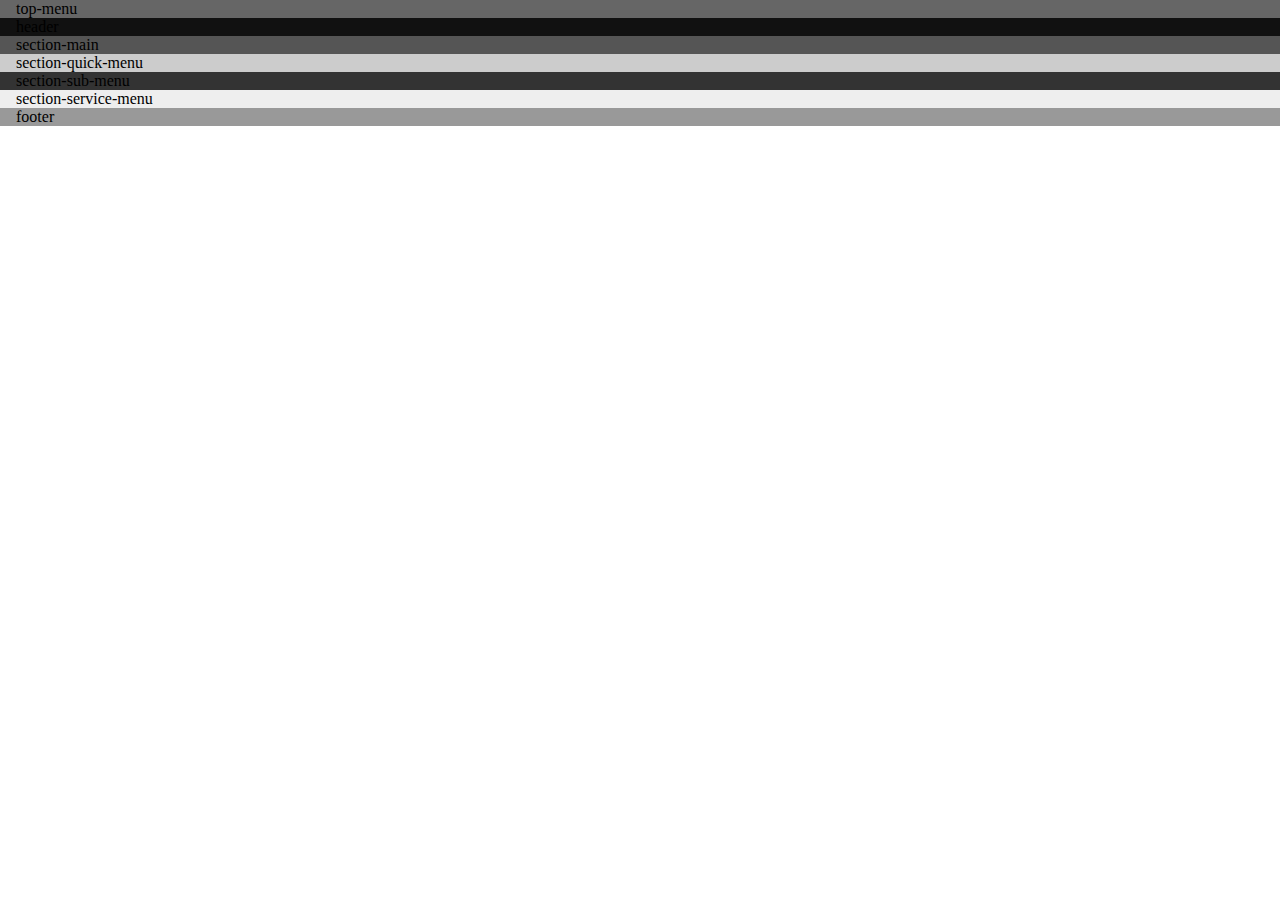
<file: hyunsoo/LX/index.html>
<!DOCTYPE html>
<html lang="en">
<head>
    <meta charset="UTF-8">
    <meta name="viewport" content="width=device-width, initial-scale=1.0">
    <link rel="stylesheet" href="./css/reset.css">
    <link rel="stylesheet" href="./css/main.css">
    <title>Document</title>
</head>
<body>
    <div class="top-menu">
        <div class="container">top-menu</div>
    </div>
    <header>
        <div class="container">header</div>
    </header>
    <div class="section-main">
         <div class="container">section-main</div>
    </div>
    <div class="section-quick-menu">
         <div class="container">section-quick-menu</div>
    </div>
    <div class="section-sub-menu">
         <div class="container">section-sub-menu</div>
    </div>
    <div class="section-service-menu">
         <div class="container">section-service-menu</div>
    </div>
    <footer>
        <div class="container">footer</div>
    </footer>
</body>
</html>
</file>
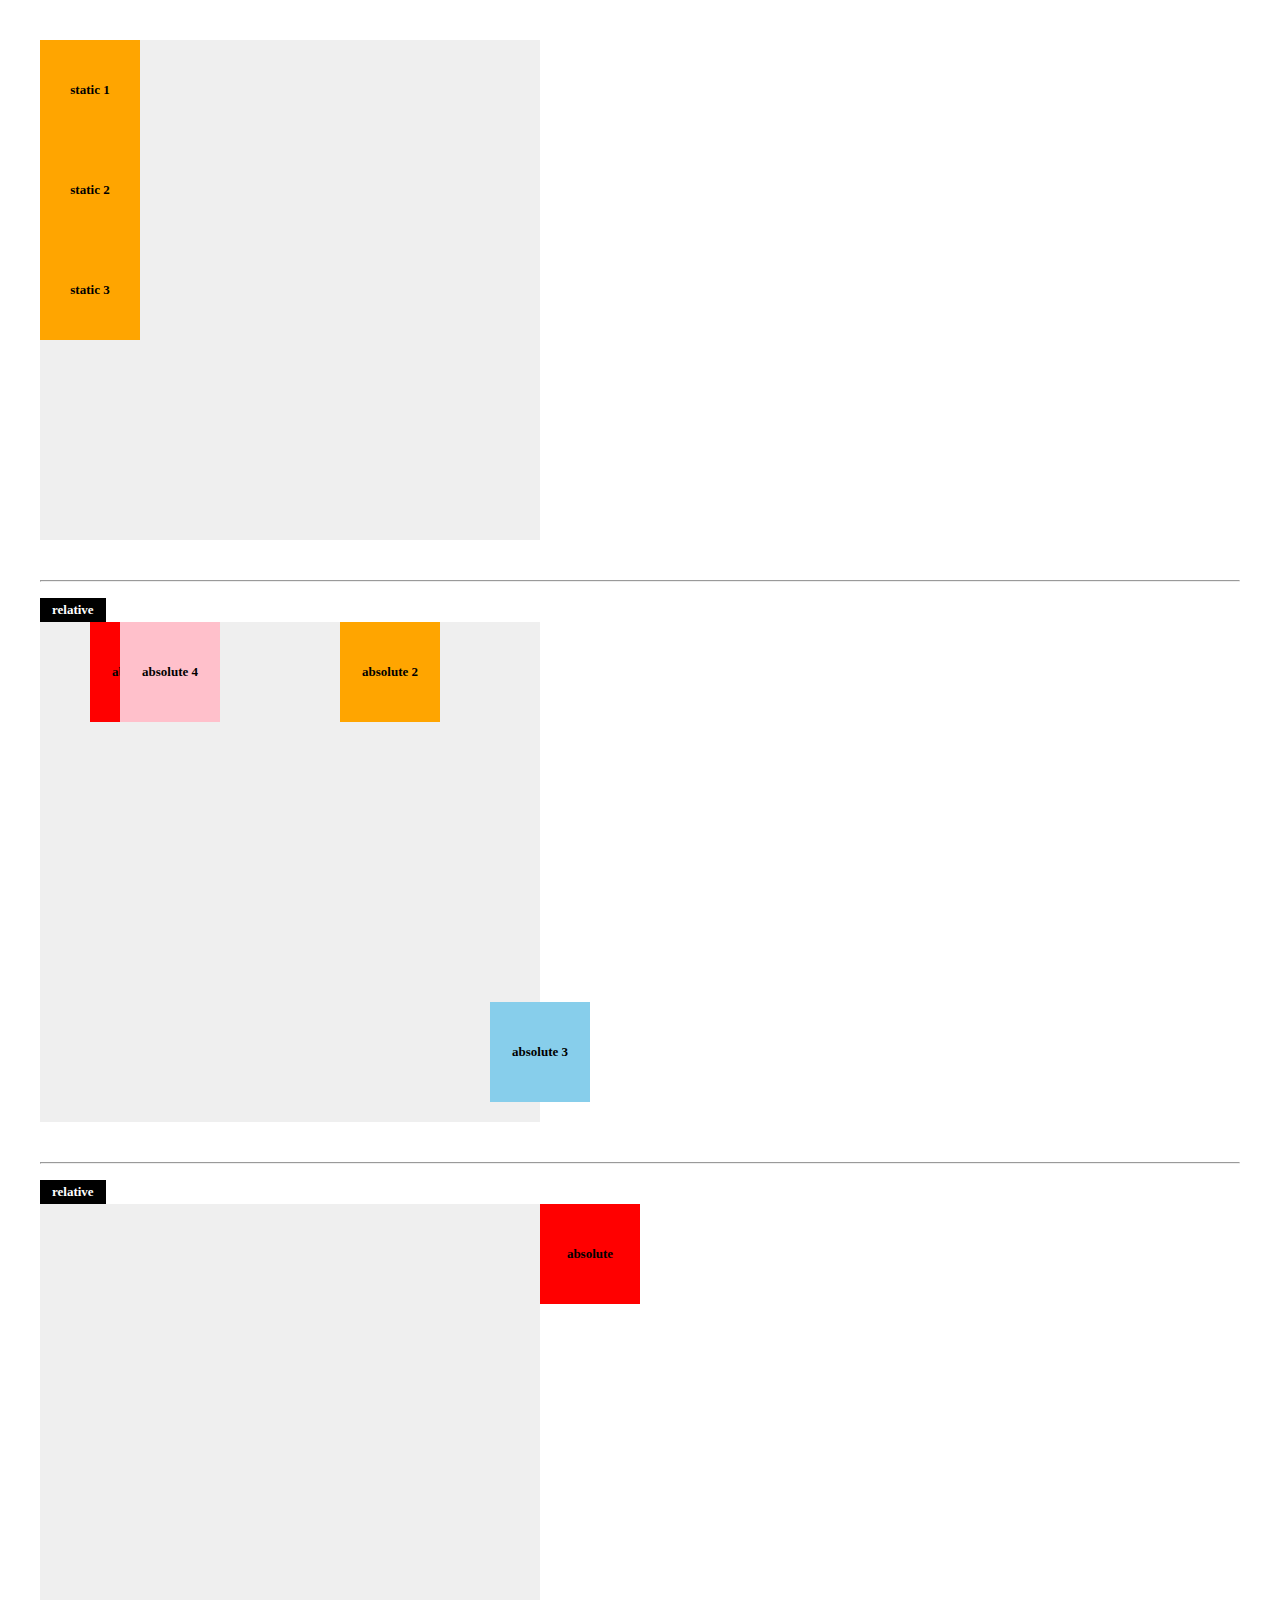
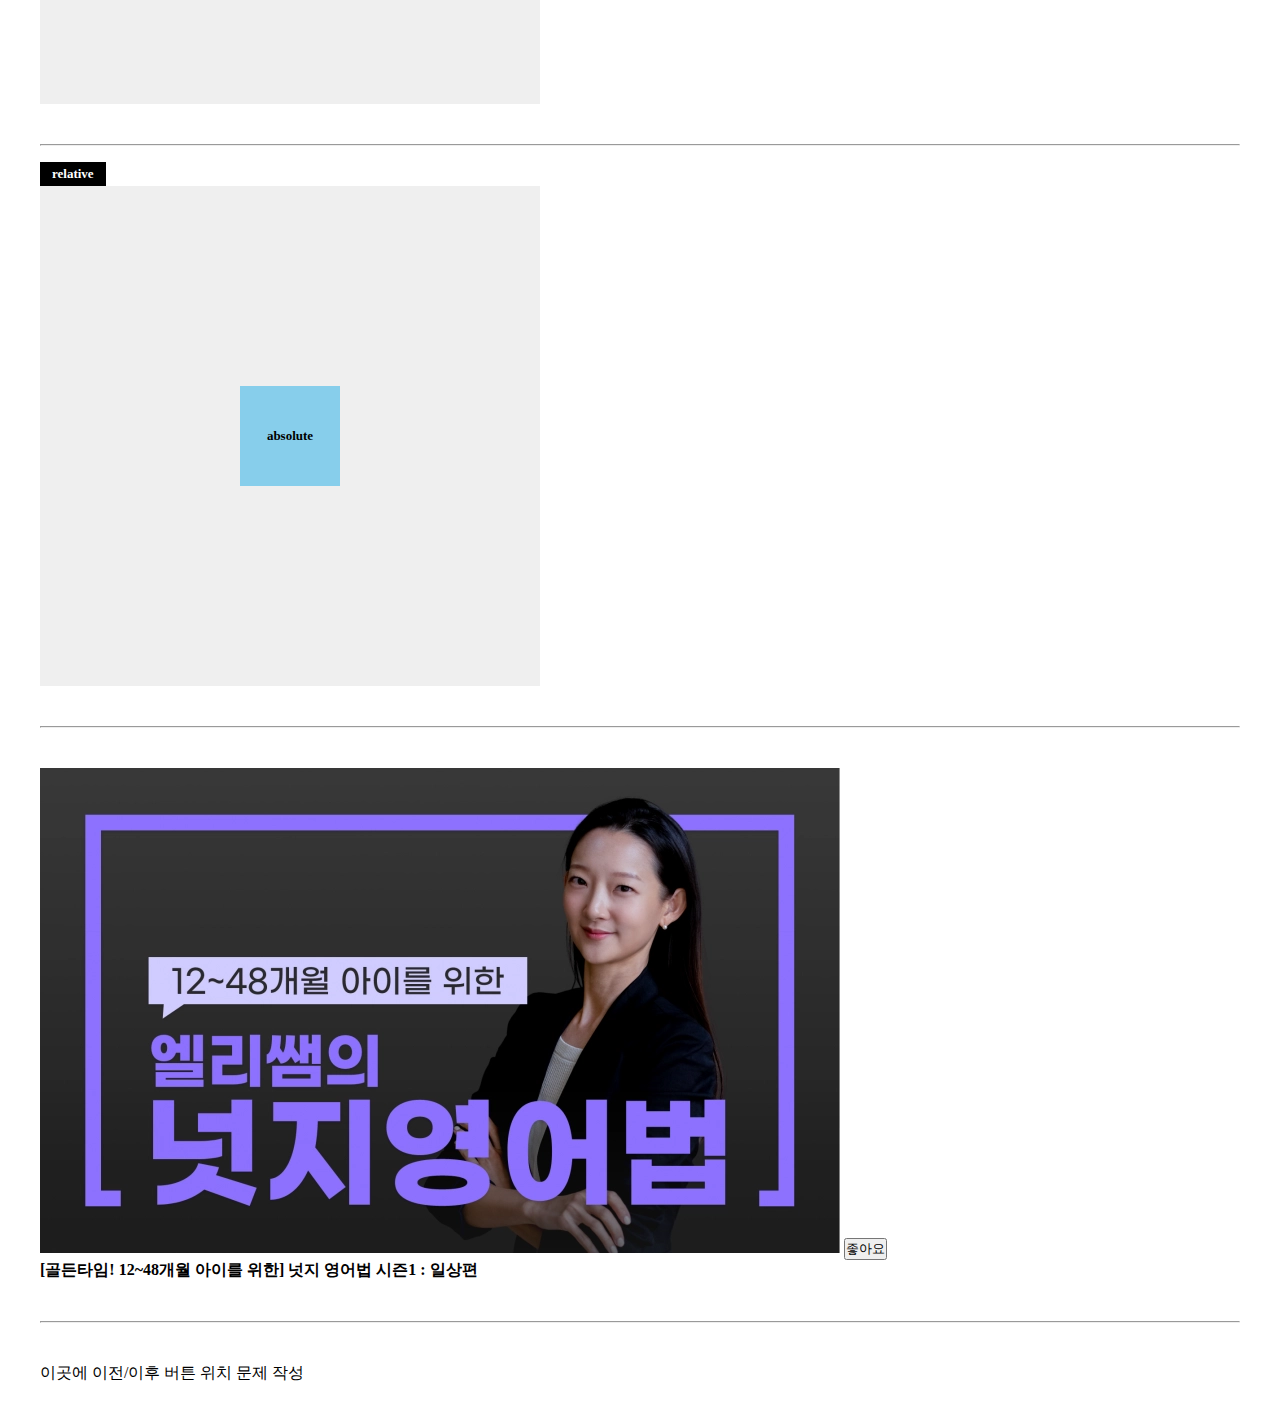
<file: hyunsoo/position/index.html>
<!DOCTYPE html>
<html lang="en">
  <head>
    <meta charset="UTF-8" />
    <meta name="viewport" content="width=device-width, initial-scale=1.0" />
    <title>Position</title>
    <link rel="stylesheet" href="style.css" />
  </head>
  <body>
    <section class="q-0">
      <div class="area">
        <div class="box orange">static 1</div>
        <div class="box orange">static 2</div>
        <div class="box orange">static 3</div>
      </div>
    </section>

    <hr />

    <section class="q-1">
      <div class="area relative">
        <span class="caption">relative</span>
        <div class="box absolute red">absolute 1</div>
        <div class="box absolute orange">absolute 2</div>
        <div class="box absolute skyblue">absolute 3</div>
        <div class="box absolute pink">absolute 4</div>
      </div>
    </section>

    <hr />

    <section class="q-2">
      <div class="area relative">
        <span class="caption">relative</span>
        <div class="box absolute red">absolute</div>
      </div>
    </section>

    <hr />

    <section class="q-3">
      <div class="area relative">
        <span class="caption">relative</span>
        <div class="box center-goal">Goal</div>
        <div class="box absolute">absolute</div>
      </div>
    </section>

    <hr />

    <section class="q-4">
      <div class="item-container">
        <div class="item-thumbnail">
          <img src="./sample.webp" alt="아이템">
          <button class="item-like-button">좋아요</button>
        </div>
        <strong class="item-title">[골든타임! 12~48개월 아이를 위한] 넛지 영어법 시즌1 : 일상편</strong>
      </div>
    </section>
    <hr />

    <section class="q-5">이곳에 이전/이후 버튼 위치 문제 작성</section>
  </body>
</html>
</file>
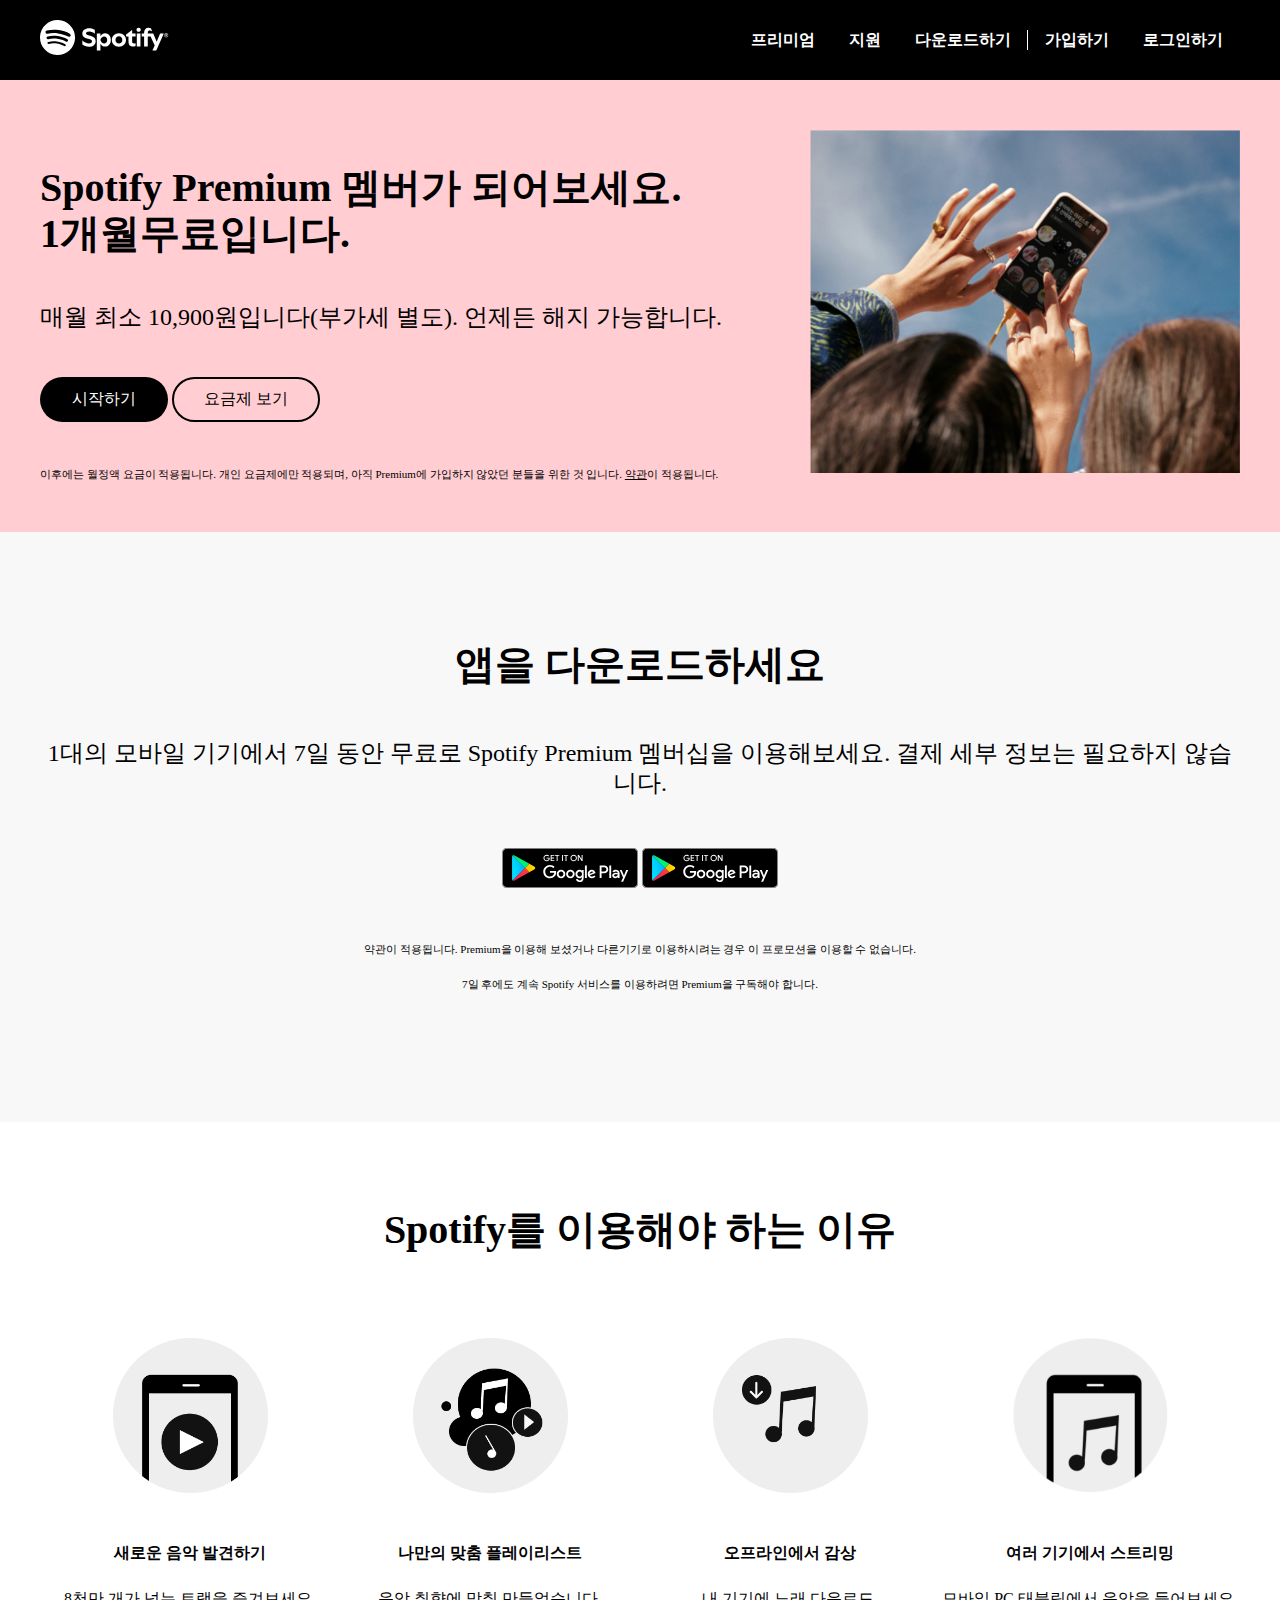
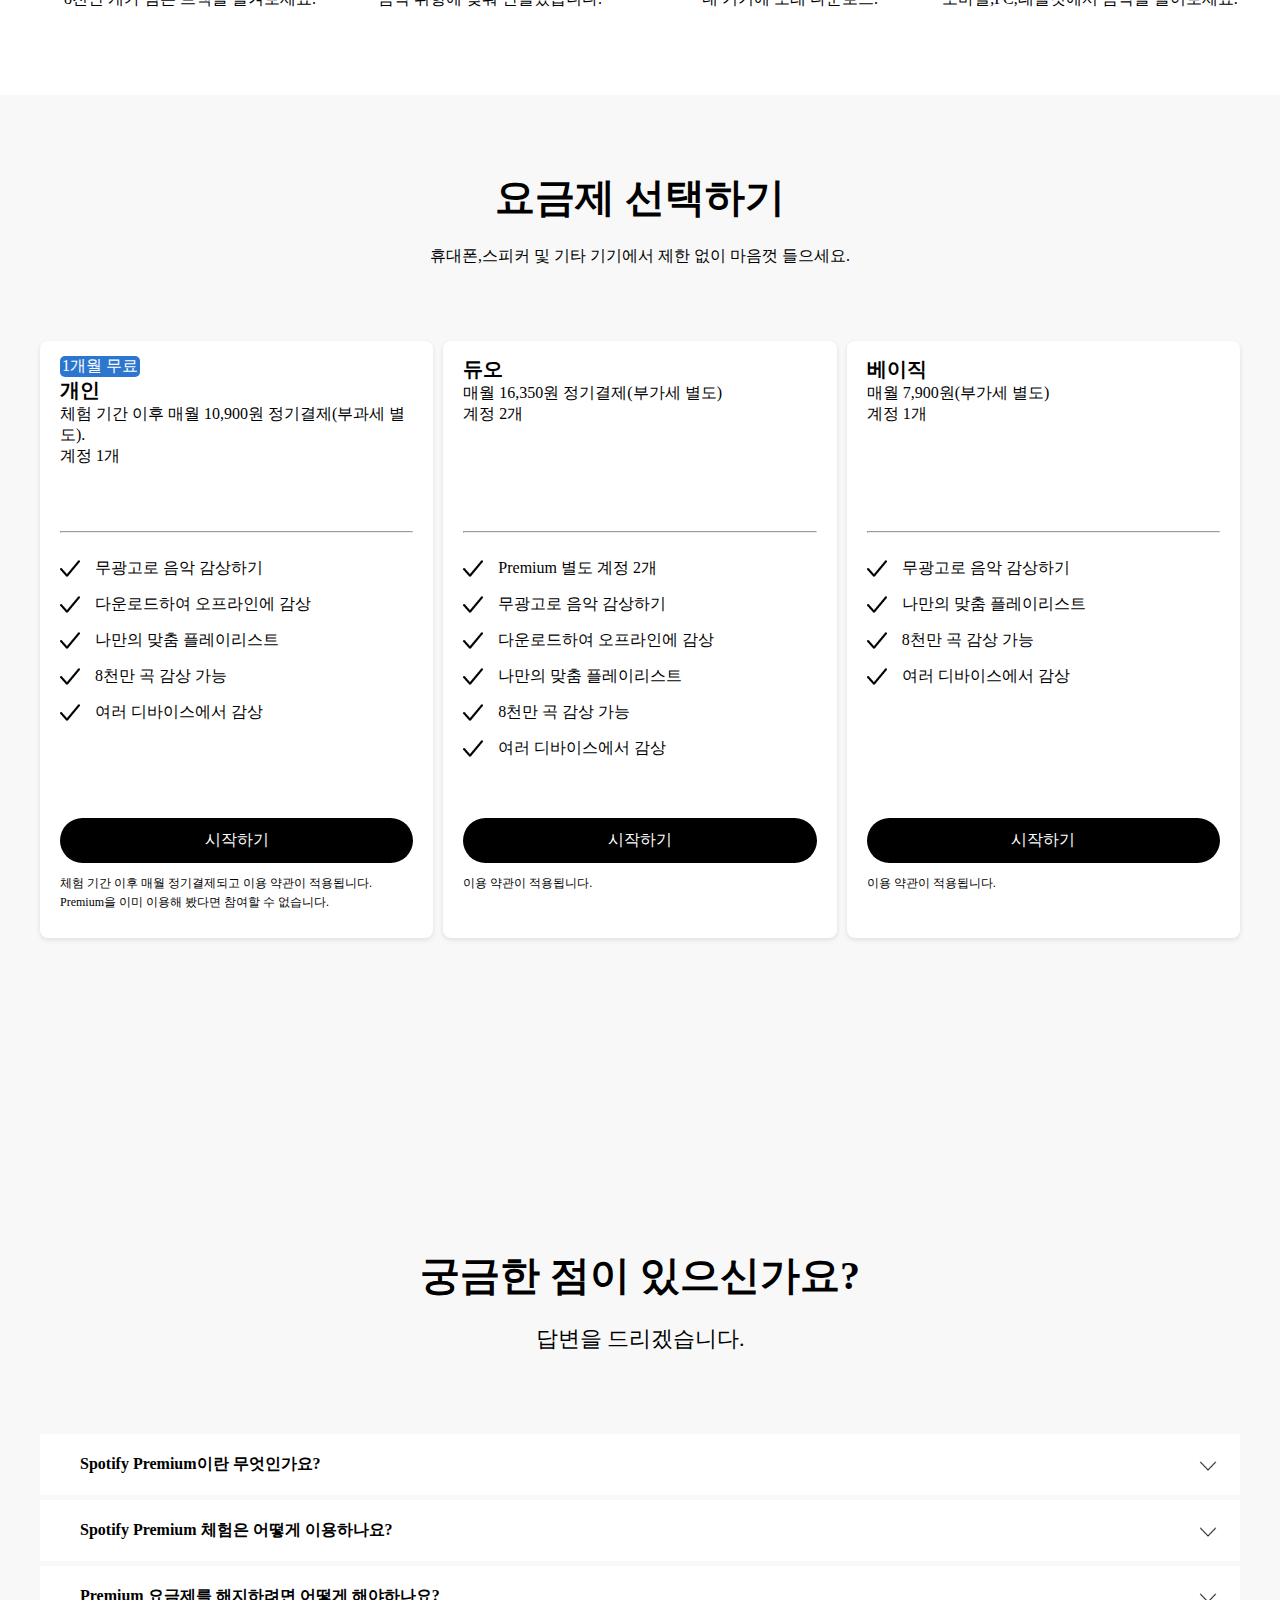
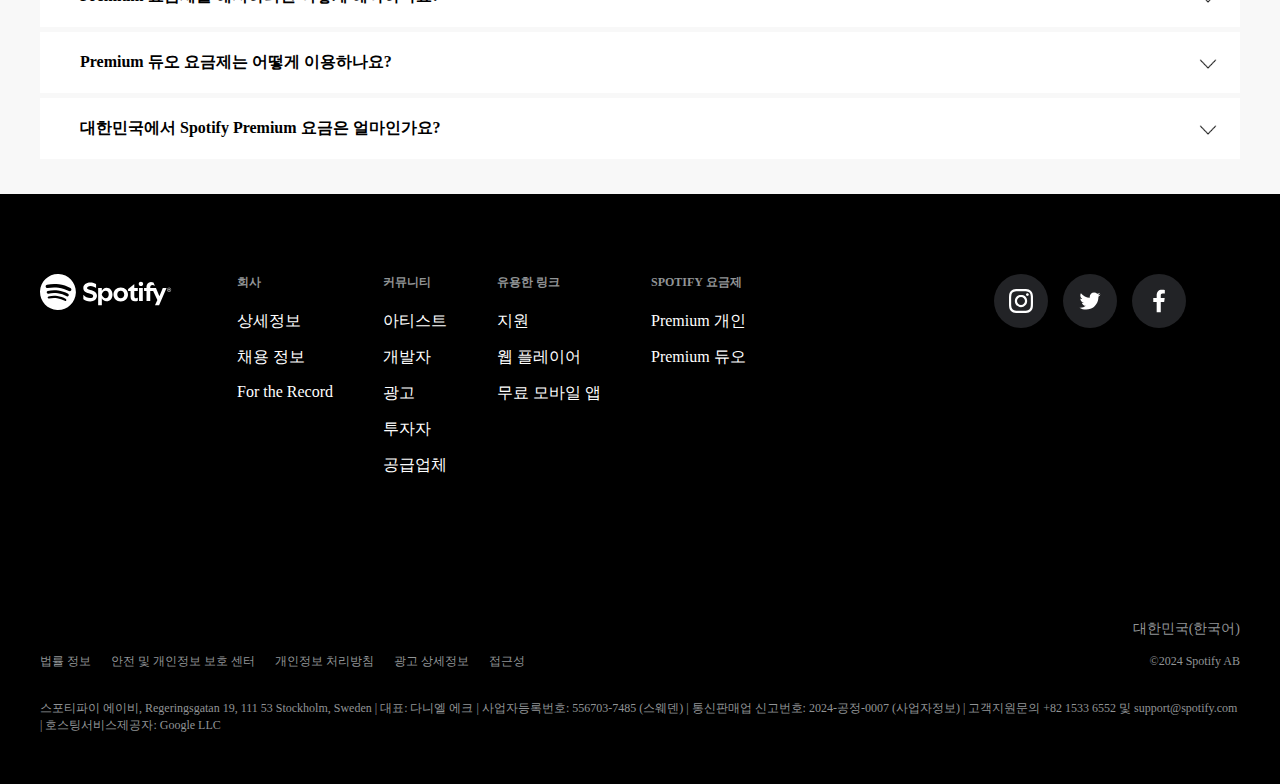
<file: hyunsoo/spotify/index.html>
<!DOCTYPE html>
<html lang="ko">
<head>
    <meta charset="UTF-8">
    <meta name="viewport" content="width=device-width, initial-scale=1.0">
    <title>Spotify</title>
    <link rel="stylesheet" href="./css/reset.css">
    <link rel="stylesheet" href="./css/main.css">
</head>
<body>
    <header>
        <div class="container">
            <div class="head_container">
                <h1 class="logo">
                    <a href="#">
                        <img src="./images/logo.svg" alt="스포티파이">
                    </a>
                </h1>

                <nav class="gnb">
                    <ul>
                        <li>
                            <a href="#">프리미엄</a>
                            <ul class="gnb-sub">
                                <li class="gnb-sub-item">
                                    <a href="#">
                                        <b>Premium 개인</b>
                                        <p>개인 사용자를 위한 계정 1개</p>
                                    </a>
                                </li>
                                <li class="gnb-sub-item">
                                    <a href="#">
                                        <b>Premium 듀오</b>
                                        <p>한 지붕 아래 사는 커플을 위한 계정 2개</p>
                                    </a>
                                </li>
                            </ul> 
                        </li>
                        <li>
                            <a href="#">지원</a>
                        </li>
                        <li class="divide">
                            <a href="#">다운로드하기</a>
                        </li>
                        <li>
                            <a href="#">가입하기</a>
                        </li>
                        <li>
                            <a href="#">로그인하기</a>
                        </li>
                    </ul>
                </nav>

                <div class="m-nav">
                    <button class="m-nav-close-btn" type="button">X</button>
                    <!-- 1 -->
                    <ul>
                        <li>
                            <a class="m-nav-item" href="#">프리미엄</a>
                            <ul>
                                <li class="m-nav-premium">
                                    <a href="#">
                                        <b>Premium 개인</b>
                                        <p>개인 사용자를 위한 계정 1개</p>
                                    </a>
                                </li>
                                <li class="m-nav-premium">
                                    <a href="#">
                                        <b>Premium 듀오</b>
                                        <p>개인 사용자를 위한 계정 1개</p>
                                    </a>
                                </li>
                            </ul>
                        </li>
                        <li class="m-nav-hover">
                            <a class="m-nav-item" href="#">지원</a>
                        </li>
                        <li class="m-nav-hover">
                            <a class="m-nav-item" href="#">다운로드하기</a>
                        </li>
                        <li class="m-nav-underline"></li>
                        <li class="m-nav-hover">
                            <a class="m-nav-end" href="#">가입하기</a>
                        </li>
                        <li class="m-nav-hover">
                            <a class="m-nav-end" href="#">로그인하기</a>
                        </li>
                    </ul>
                    <!-- 2 -->
                    <h1 class="logo">
                        <a href="#">
                            <img src="./images/logo.svg" alt="스포티파이">
                        </a>
                    </h1>
                </div>
                <div class="dimmed"></div>

                <button class="hamburger-btn" type="button">
                    <img src="./images/hamburger.png" alt="햄버거버튼">
                </button>
           </div>
        </div>
    </header>
    <main>
        <div class="section intro">
            <div class="container">
                <div class="intro-left">
                    <strong>Spotify Premium 멤버가 되어보세요. 1개월무료입니다.</strong>
                    <p class="sub-text">매월 최소 10,900원입니다(부가세 별도). 언제든 해지 가능합니다.</p>
                    <div class="intro-btn-group">
                        <a class="btn black" href="#">시작하기</a>
                        <a class="btn ghost" href="#">요금제 보기</a>
                    </div>
                    <p>이후에는 월정액 요금이 적용됩니다. 개인 요금제에만 적용되며, 아직 Premium에 가입하지 않았던 분들을 위한 것 입니다. <u>약관</u>이 적용됩니다.</p>
                </div>
                <div class="intro-right">
                    <img src="./images/section1-images.jpeg" alt="섹션1이미지">
                </div>
            </div>
            <!-- container end -->
        </div>
        <!-- intro end -->

        <div class="section app">
            <div class="container">
                <strong>앱을 다운로드하세요</strong>
                <p class="sub-text">1대의 모바일 기기에서 7일 동안 무료로 Spotify Premium 멤버십을 이용해보세요. 결제 세부 정보는 필요하지 않습니다.</p>
                <div class="app-btn-group">
                    <a href="#"><img src="./images/playstore.svg" alt="플레이스토어"></a>
                    <a href="#"><img src="./images/playstore.svg" alt="플레이스토어"></a>
                </div>
                <p>약관이 적용됩니다. Premium을 이용해 보셨거나 다른기기로 이용하시려는 경우 이 프로모션을 이용할 수 없습니다.</p>
                <p>7일 후에도 계속 Spotify 서비스를 이용하려면 Premium을 구독해야 합니다.</p>
            </div>
        </div>
        <!-- app end -->

        <div class="section reason">
            <div class="container">
                <strong>Spotify를 이용해야 하는 이유</strong>
                <div class="flex-container">
                    <div class="reason-item">
                        <img src="./images/section3-1.png" alt="음악">
                        <b>새로운 음악 발견하기</b>
                        <p>8천만 개가 넘는 트랙을 즐겨보세요.</p>
                    </div>
                    <div class="reason-item">
                        <img src="./images/section3-2.png" alt="플레이리스트">
                        <b>나만의 맞춤 플레이리스트</b>
                        <p>음악 취향에 맞춰 만들었습니다.</p>
                    </div>
                    <div class="reason-item">
                        <img src="./images/section3-3.png" alt="오프라인">
                        <b>오프라인에서 감상</b>
                        <p>내 기기에 노래 다운로드.</p>
                    </div>
                    <div class="reason-item">
                        <img src="./images/section3-4.png" alt="스트리밍">
                        <b>여러 기기에서 스트리밍</b>
                        <p>모바일,PC,태블릿에서 음악을 들어보세요.</p>
                    </div>
                </div>
            </div>
        </div>
        <!-- reason end -->

        <div class="section price">
            <div class="container">
                <strong>요금제 선택하기</strong>
                <p class="sub-text">휴대폰,스피커 및 기타 기기에서 제한 없이 마음껏 들으세요.</p>
                <div class="flex-container">
                    <div class="price-item">
                        <!-- 상단 카드: Start -->
                        <div class="start-card">
                            <p class="btn-item">1개월 무료</p>
                            <b>개인</b>
                            <p>체험 기간 이후 매월 10,900원 정기결제(부과세 별도).</p>
                            <p>계정 1개</p>
                        </div>
                        <!-- 상단 카드: End -->
                        <hr>

                        <!-- 중단 카드: Start -->
                        <ul>
                            <li><img src="./images/check.png" alt="체크"><p>무광고로 음악 감상하기</p></li>
                            <li><img src="./images/check.png" alt="체크"><p>다운로드하여 오프라인에 감상</p></li>
                            <li><img src="./images/check.png" alt="체크"><p>나만의 맞춤 플레이리스트</p></li>
                            <li><img src="./images/check.png" alt="체크"><p>8천만 곡 감상 가능</p></li>
                            <li><img src="./images/check.png" alt="체크"><p>여러 디바이스에서 감상</p></li>
                        </ul>
                        <!-- 중단 카드: End -->

                        <!-- 하단 카드: Start -->
                        <div class="end-card">
                            <a class="btn black" href="#">시작하기</a>
                            <small>체험 기간 이후 매월 정기결제되고 이용 약관이 적용됩니다. Premium을 이미 이용해 봤다면 참여할 수 없습니다.</small>
                        </div>
                        <!-- 하단 카드: End -->

                    </div>
                    <div class="price-item">
                        <div class="start-card">
                        <b>듀오</b>
                        <p>매월 16,350원 정기결제(부가세 별도)</p>
                        <p>계정 2개</p>
                    </div>
                        <hr>
                        <ul>
                            <li><img src="./images/check.png" alt="체크"><p>Premium 별도 계정 2개</p></li>
                            <li><img src="./images/check.png" alt="체크"><p>무광고로 음악 감상하기</p></li>
                            <li><img src="./images/check.png" alt="체크"><p>다운로드하여 오프라인에 감상</p></li>
                            <li><img src="./images/check.png" alt="체크"><p>나만의 맞춤 플레이리스트</p></li>
                            <li><img src="./images/check.png" alt="체크"><p>8천만 곡 감상 가능</p></li>
                            <li><img src="./images/check.png" alt="체크"><p>여러 디바이스에서 감상</p></li>
                        </ul>
                        <div class="end-card">
                        <a class="btn black" href="#">시작하기</a>
                        <small>이용 약관이 적용됩니다.</small>
                        </div>
                    </div>
                    <div class="price-item">
                        <div class="start-card">
                        <b>베이직</b>
                        <p>매월 7,900원(부가세 별도)</p>
                        <p>계정 1개</p>
                    </div>
                        <hr>
                        <ul>
                            <li><img src="./images/check.png" alt="체크"><p>무광고로 음악 감상하기</p></li>
                            <li><img src="./images/check.png" alt="체크"><p>나만의 맞춤 플레이리스트</p></li>
                            <li><img src="./images/check.png" alt="체크"><p>8천만 곡 감상 가능</p></li>
                            <li><img src="./images/check.png" alt="체크"><p>여러 디바이스에서 감상</p></li>
                        </ul>
                        <div class="end-card">
                        <a class="btn black" href="#">시작하기</a>
                        <small>이용 약관이 적용됩니다.</small>
                        </div>
                    </div>
                </div>
            </div>
        </div>
        <div class="section qna">
            <div class="container">
                <strong>궁금한 점이 있으신가요?</strong>
                <p class="sub-text">답변을 드리겠습니다.</p>
                <div class="qna-box">
                    <ul>
                        <li>
                            <input type="checkbox" id="title-1"/>
                            <label for="title-1">
                                <span>Spotify Premium이란 무엇인가요?</span>
                                <img src="./images/swipe_down.png" alt="상단으로 가기" />
                            </label>
                            <div class="description">
                                <p>Spotify Premium은 광고 없이 무제한 음악 스트리밍을 제공하는 서비스입니다.</p>
                                <p>대한민국에서는 베이직,개인 및 듀오 요금제로 Spotify Premium을 사용할 수 있습니다.</p>
                            </div>
                        </li>
                        <li>
                            <input type="checkbox" id="title-2"/>
                            <label for="title-2">
                                <span>Spotify Premium 체험은 어떻게 이용하나요?</span>
                                <img src="./images/swipe_down.png" alt="상단으로 가기" />
                            </label>
                            <div class="description">
                                <p>이전에 Premium 요금제를 이용해 본 적이 없다면 무료 체험 또는 할인된 요금으로 이용할 수 있습니다.</p>
                                <br>
                                <p>무료 체험을 이용하려면 가입할 때 유효한 결제 수단을 입력해야 합니다. 입력해 주신 결제 정보는 국가나 지역을 확인하는 데 사용되며, 무료 체험 혜택이 종료된 후에 Premium을 계속 이용하기로 결정할 경우에 결제 수단으로 사용됩니다.</p>
                            </div>
                        </li>
                        <li>
                            <input type="checkbox" id="title-3"/>
                            <label for="title-3">
                                <span>Premium 요금제를 해지하려면 어떻게 해야하나요?</span>
                                <img src="./images/swipe_down.png" alt="상단으로 가기" />
                            </label>
                            <div class="description">
                                <p>계정 페이지에서 언제든지 온라인으로 손쉽게 Premium 요금제를 해지할 수 있습니다. Premium은 다음 청구 날짜까지 계속 이용하실 수 있으며 이후 계정이 무료 요금제로 전환됩니다.</p>
                                <br>
                                <p>무료 계정으로 전환해도 플레이리스트 및 저장된 음악은 유지되며 광고와 함께 음악을 들을 수 있습니다.</p>
                            </div>
                        </li>
                        <li>
                            <input type="checkbox" id="title-4"/>
                            <label for="title-4">
                                <span>Premium 듀오 요금제는 어떻게 이용하나요?</span>
                                <img src="./images/swipe_down.png" alt="상단으로 가기" />
                            </label>
                            <div class="description">
                                <p>Premium 듀오는 같이 사는 두 사람을 위한 요금제입니다. 두 개의 정가 Premium 개인 계정을 갖는 것과 비교하면 가격이 저렴합니다. 두 사람이 같은 주소지에 살고 있는지 확인할 수 있도록 주소를 제공해 주셔야 합니다. 요금제 결제 직후에 멤버를 초대할 수 있습니다. 각 멤버에게 별도의 Premium 계정이 주어지며 각자 자신의 계정으로 동시에 음악을 들을 수 있습니다. 저장한 음악과 플레이리스트는 따로 가질 수 있습니다. 요금제 멤버는 서로가 무엇을 듣고 있는지 볼 수 없습니다.</p>
                            </div>
                        </li>
                        <li>
                            <input type="checkbox" id="title-5"/>
                            <label for="title-5">
                                <span>대한민국에서 Spotify Premium 요금은 얼마인가요?</span>
                                <img src="./images/swipe_down.png" alt="상단으로 가기" />
                            </label>
                            <div class="description">
                                <p>대한민국의 Spotify Premium 가격은 선택한 Premium 요금제에 따라 다릅니다. Spotify Premium 베이직 요금제는 ₩8,690(매월 기준), Premium 개인 요금제는 ₩11,990(매월 기준), Premium 듀오 요금제는 ₩17,985(매월 기준)입니다. 이전에 Premium 요금제를 이용해 본 적이 없다면 무료 체험 또는 할인된 요금으로 이용할 수 있습니다. 국가 제한 및 약관이 적용됩니다.</p>
                            </div>
                        </li>
                    </ul>
                </div>
            </div>
        </div>
    </main>
    <footer>
        <div class="container">
            <div class="footer-top">
                <nav>
                    <h1 class="logo">
                        <a href="#">
                            <img src="./images/logo.svg" alt="스포티파이">
                        </a>
                    </h1>
                    <div class="footer-main">
                        <ul>
                            <li>
                                <p>회사</p>
                                <a href="#">상세정보</a>
                                <a href="#">채용 정보</a>
                                <a href="#">For the Record</a>
                            </li>
                            <li>
                                <p>커뮤니티</p>
                                <a href="#">아티스트</a>
                                <a href="#">개발자</a>
                                <a href="#">광고</a>
                                <a href="#">투자자</a>
                                <a href="#">공급업체</a>
                            </li>
                            <li>
                                <p>유용한 링크</p>
                                <a href="#">지원</a>
                                <a href="#">웹 플레이어</a>
                                <a href="#">무료 모바일 앱</a>
                            </li>
                            <li>
                                <p>SPOTIFY 요금제</p>
                                <a href="#">Premium 개인</a>
                                <a href="#">Premium 듀오</a>
                            </li>
                        </ul>
                    </div>
                    <div class="icon">
                        <ul>
                            <li>
                                <a href="#">
                                    <img src="./images/instagram.svg" alt="인스타그램">
                                </a>
                            </li>
                            <li>
                                <a href="#">
                                    <img src="./images/twitter.svg" alt="트위터">
                                </a>
                            </li>
                            <li>
                                <a href="#">
                                    <img src="./images/facebook.svg" alt="페이스북">
                                </a>
                            </li>
                        </ul>
                    </div>
                </nav>
            </div>
            <div class="footer-bottom">
                <div class="footer-sub1">
                    <p>대한민국(한국어)</p>
                </div>
                <div class="footer-sub2">
                    <ul>
                        <li>법률 정보</li>
                        <li>안전 및 개인정보 보호 센터</li>
                        <li>개인정보 처리방침</li>
                        <li>광고 상세정보</li>
                        <li>접근성</li>
                    </ul>
                    <div class="footer-sub2-twenty">
                        <p>©2024 Spotify AB</p>
                    </div>
                </div>
                <div class="footer-end">
                    <p>스포티파이 에이비, Regeringsgatan 19, 111 53 Stockholm, Sweden | 대표: 다니엘 에크 | 사업자등록번호:
                    556703-7485 (스웨덴) | 통신판매업 신고번호: 2024-공정-0007 (사업자정보) | 고객지원문의 +82 1533 6552 및 support@spotify.com |
                    호스팅서비스제공자: Google LLC</p>
                </div>
            </div>
        </div>
    </footer>

   <script src="./js/common.js"></script>

</body>
</html>
</file>
<file: hyunsoo/LX/css/main.css>
/* common */
.container {
    padding: 0 16px;
}

/* layouts */
.top-menu {
    background-color: #666;
}
header {
    background-color: #111;
}
.section-main {
    background-color: #555;
}
.section-quick-menu {
    background-color: #ccc;
}
.section-sub-menu {
    background-color: #333;
}
.section-service-menu {
    background-color: #eee;
}
footer {
    background-color: #999;
}
</file>
<file: hyunsoo/position/style.css>
* {
  margin: 0;
  padding: 0;
  box-sizing: border-box;
}

body {
  padding: 40px;
}

hr {
  margin: 40px 0;
}

.area {
  width: 500px;
  height: 500px;
  background-color: #efefef;
}

.box {
  width: 100px;
  height: 100px;
  background-color: skyblue;
  text-align: center;
  line-height: 100px;
  font-size: 13px;
  font-weight: bold;
}

.relative {
  position: relative;
}

.absolute {
  position: absolute;
}

.caption {
  position: absolute;
  top: -24px;
  left: 0;
  display: block;
  background-color: black;
  color: #fff;
  padding: 0 12px;
  font-size: 13px;
  font-weight: bold;
  height: 24px;
  line-height: 24px;
}

.red {
  background-color: red;
}

.black {
  background-color: black;
}

.skyblue {
  background-color: skyblue;
}

.orange {
  background-color: orange;
}

.pink {
  background-color: pink;
}

/* z-index 다루기 */
.q-1 .box:nth-of-type(1) {
  top: 0;
  left: 50px;
}

.q-1 .box:nth-of-type(2) {
  top: 0;
  right: 100px;
}

.q-1 .box:nth-of-type(3) {
  bottom: 20px;
  right: -50px;
}

.q-1 .box:nth-of-type(4) {
  top: 0;
  left: 80px;
}

.q-2 .box {
  top: 0;
  left: 100%;
}

/* 가운데 포지셔닝 */
.center-goal {
  position: absolute;
  top: 50%;
  left: 50%;
  transform: translate(-50%, -50%);
  background-color: #fff;
}

.q-3 .absolute{
  top: 50%;
  left: 50%;
  transform: translate(-50%, -50%);
}

/* 게시글 아이템 */


/* 슬라이드 컨트롤 버튼 */

.q-4 .container{
  width: 400px;
}
.q-4 .container .item{
  position: relative;
  border: 1px solid red;
}
.q-4 .container .item img{
  width: 100%;
}
.q-4 .container .item button{
  position: absolute;
}
</file>
<file: hyunsoo/spotify/css/main.css>
/* common */
.container {
    width: 100%;
    margin: 0 auto;
    max-width: 1200px;
}

.divide {
    position: relative;
}

.divide::after {
    content: '';
    display: block;
    width: 1px;
    height: 20px;
    background-color: #fff;
    position: absolute;
    right: 0;
    top: 50%;
    margin-top: -10px;
}

.btn{
    display: inline-block;
    padding: 10px 30px;
    border-radius: 30px;
    font-size: 16px;
    text-align: center;
    border: 2px solid transparent;
}

.btn.black {
    background-color: black;
    color: white;
}
.btn.ghost {
    background-color: transparent;
    color: black;
    border-color: black;
}

/* header */
header {
    height: 80px;
    background-color: #000;
}

header .container {
    display: flex;
    align-items: center;
    height: 80px;
    width: 100%;
}

.head_container{
    width: 100%;
    display: flex;
    justify-content: space-between;
    align-items: center;
}

.head_container .logo {
    width: 132px;
    height: 40px;
}

.head_container .logo a {
    display: block;
    width: 100%;
    height: 100%;
}

.head_container .logo a svg {
    width: 100%;
    height: 100%;
}

.gnb {
    height: 80px;
}

.gnb > ul {
    display: flex;
    height: 100%;
}

.gnb > ul > li {
    height: 100%;
    position: relative;
}

.gnb > ul > li > a {
    display: flex;  
    height: 100%;
    font-size: 16px;
    font-weight: bold;
    padding: 0 17px;
    align-items: center;
    color: white;   

    /* align-items -> flex 속성과 같이 써야한다. */
}

.gnb > ul > li:hover .gnb-sub {
    display: block;
    
}

.gnb > ul > li:hover > a {
    color: #12d760;
}

/* gnb-sub */
.gnb-sub {
    position: absolute;
    top: 100%;
    left: 0;
    background-color: #282828;
    width: 350px;
    display: none;
}

.gnb-sub .gnb-sub-item a {
    display: block;
    padding: 30px;
}
.gnb-sub .gnb-sub-item a b {
    color: #fff;
    font-size: 18px;
    margin: 4px 0;
    display: block;
}
.gnb-sub .gnb-sub-item a p {
    color: #ccc;
    font-size: 12px;
}

.gnb-sub .gnb-sub-item:hover{
    background-color: #000;
}



/* main */
main {
    background-color: #999;
}

main .section.intro {
    background-color: #FFCDD2;
    width: 100%;
    display: flex;
}


main .section.intro .container{
    padding: 50px 0;
    display: flex;
    justify-content: space-between;
}

.section.intro .intro-left {
    padding-top: 35px;
    margin-right: 47px;
}
.section.intro .intro-left strong {
    font-size: 40px;
    line-height: 46px;
    word-break: keep-all;
}
.section.intro .intro-left .sub-text {
    font-size: 24px;
    line-height: 30px;
    padding: 45px 0;
}
.section.intro .intro-left .intro-btn-group {
    padding-bottom: 45px;
}

/* rem -> root font size 상대크기 */
/* em -> 내 부모 요소의 font size 상대크기 */
.section.intro .intro-left p {
    font-size: 11px;
}

.section.intro .intro-right img {
    width: 430px;
}

main .section.app {
    background-color: #F8F8F8;
    width: 100%;
    text-align: center;
}

.section.app .container{
    padding: 110px 0;
}

.section.app strong{
    font-size: 40px;
    line-height: 46px;
}
.section.app .sub-text{
    font-size: 24px;
    line-height: 30px;
    padding: 50px 0;
}
.section.app .app-btn-group{
    padding-bottom: 50px;
}   
.section.app p{
    font-size: 11px;
    padding-bottom: 20px;
}



main .section.reason {
    background-color: #FFF;
}

.section.reason .container  {
    width: 100%;
    padding: 85px 0;
    text-align: center;
}

.section.reason .flex-container {
    display: flex;
    width: 100%;
    padding: 85px 0 0;
}
.section.reason strong  {
    font-size: 40px;
    line-height: 46px;
}
.section.reason img  {
    width: 155px;
    padding-bottom: 50px;
}
.section.reason p {
    padding-top: 25px;
}
.section.reason .reason-item {
    display: flex;
    flex-direction: column;
    width: 25%;
    align-items: center;
}


main .section.price {
    background-color: #f8f8f8;
}

main .section.price .container {
    width: 100%;
    padding: 80px 0;
}
.section.price strong {
    display: block;
    text-align: center;
    font-size: 40px;
    line-height: 46px;
}
.section.price .sub-text {
    text-align: center;
    font-size: 16px;
    line-height: 30px;
    padding: 20px 0 70px;
}
.section.price .flex-container {
    display: flex;
    gap: 10px;
}
.section.price .price-item {
    border: 1px solid none;
    background-color: white;
    padding: 15px 20px;
    width: 33%;
    border-radius: 8px; 
    box-shadow: 0 2px 5px rgba(0, 0, 0, 0.1); 
}
.section.price .price-item .btn-item{
    background-color: #2D76D0;
    color: white;
    width: 80px;
    border: none;
    border-radius: 5px;
    text-align: center;
}

.section.price .price-item .start-card{
    height: 150px;
}
.section.price .price-item ul {
    height: 225px;
}
.section.price .price-item .end-card{
    height: 140px;
}



.section.price .price-item b {
    padding: 12px 0;
    font-size: 20px;
}
.section.price .price-item hr {
    margin: 25px 0;
}
.section.price .price-item ul li {
    display: flex;
    padding-bottom: 15px;
}
.section.price .price-item ul li img {
    width: 20px;
    margin-right: 15px;
}
.section.price .price-item a {
    width: 100%;
    margin: 35px 0 10px;
}
.section.price .price-item small {
    font-size: 12px;
}

main .section.qna {
    background-color: #F8F8F8;
}
main .section.qna .container{
    width: 100%;
    padding: 35px 0;
}
.section.qna .container strong{
    display: block;
    text-align: center;
    font-size: 40px;
    line-height: 46px;
    padding: 200px 0 0;
}
.section.qna .container .sub-text{
    text-align: center;
    font-size: 22px;
    line-height: 30px;
    padding: 25px 0 80px;
}

.section.qna .qna-box ul{
    display: flex;
    flex-direction: column;
    gap: 5px;
}
.section.qna .qna-box ul li{
    padding: 0 20px;
    background-color: #fff;  
    position: relative;
}
.section.qna .qna-box ul li img{
    width: 24px;
    position: absolute;
    top: 20px;
    right: 20px;
}

.section.qna .qna-box ul li label {
    display: block;
    padding: 20px;
}
.section.qna .qna-box ul li label span {
    font-size: 16px;
    font-weight: 600;
}

.section.qna .qna-box ul li .description {
    padding: 15px 25px;
    display: none;
}

.section.qna .qna-box ul li input {
    display: none;
}

.section.qna .qna-box ul li input:checked ~ .description {
    display: block;
}

.section.qna .qna-box ul li input:checked + label img {
    transform: rotate(180deg);
}



/* footer */
footer {
    background-color: #000;
    color: white;
    padding: 80px 0 50px;
}

footer .container {
    width: 100%;
}

footer .container nav {
    display: flex;
    gap: 50px;
    height: 346px;
}

footer .logo{
    width: 132px;
    height: 40px;
}

footer .logo img{
    width: 100%;
}

.footer-main ul {
    display: flex;
    gap: 20px;
}

.footer-main ul li {
    padding: 0 15px;
}

.footer-main ul li p {
    color: #919496;
    font-size: 12px;
    font-weight: bold;
    margin-bottom: 20px;
}

.footer-main ul li a {
    color: white;
    display: block;
    margin-bottom: 15px;
    font-size: 16px;
}

.footer-main ul li a:hover {
    color: #1ed760;
}

footer .icon{
    padding: 0 15px 0 183px;
}

.icon ul {
    display: flex;
    gap: 15px;
}

.icon ul li a {
    display: flex;
    justify-content: center;
    align-items: center;
    width: 54px;
    height: 54px;
    background: #222326;
    border-radius: 50%;
}

.icon ul li img {
    width: 24px;
    height: 24px;   
    background-color: #fff
}

.icon ul li img:hover {
    background: #1ed760;
}

.footer-sub1 {
    color: #919496;
    font-size: 14px;
    margin-bottom: 15px;
    display: flex;
    justify-content: end;
}

.footer-sub2 {
    display: flex;
    justify-content: space-between;
    align-items: center;
    margin-bottom: 30px;
}

.footer-sub2 ul {
    display: flex;
    gap: 20px;
}

.footer-sub2 ul li {
    color: #919496;
    font-size: 12px;
}

.footer-sub2 ul li:hover {
    color: #1ed760;
    cursor: pointer;
}

.footer-sub2-twenty {
    color: #919496;
    font-size: 12px;
}

.footer-end {
    color: #919496;
    font-size: 12px;
}

/* hamburger */
.hamburger-btn {
    display: none;
    width: 21px;
}

.hamburger-btn img {
    width: 100%;
}

.m-nav-close-btn{
    display: block;
    color: #fff;
    width: 40px;
    height: 40px;
    border: 1px solid #fff;
    margin-left: auto;
}

.m-nav {
    position: fixed;
    top: 0;
    right: -100%;
    background-color: #000;
    width: 90%;
    height: 100%;
    opacity: 0;
    transition: all 0.3s;
    z-index: 1000;
    padding: 38px;
    display: flex;
    flex-direction: column;
}

.m-nav.open {
    right: 0;
    opacity: 1;
}

.m-nav > ul{
    flex: 1;
}

.m-nav > ul > li:first-child > a{
    color: yellow;
}

.m-nav-item{
    color: #fff;
}

.m-nav-premium{
    background-color: #282828;
}

.m-nav-premium a{
    display: flex;
    flex-direction: column;
    text-decoration: none;
}

.m-nav-premium a b{
    font-weight: 700;
    color: #fff;
}

.dimmed{
    display: none;
    position: fixed;
    top: 0;
    left: 0;
    width: 100%;
    height: 100%;
    background-color: black;
    opacity: 0.7;
}

.dimmed.open{
    display: block;
}

.m-nav-underline{
    background: currentColor;
    margin: auto 17px;
    display: inline-block;
    color: #fff;
}

.m-nav-end{
    color: #d9dadc;
}

.m-nav-premium:hover{
    background-color: #000;
}

.m-nav-hover:hover{
    color: #1ed760;
}

.m-nav-end:hover{
    color: #1ed760;
}

/* media query */
@media screen and (max-width: 991px) {
    .container {
        padding: 0 15px;
    }

    .logo a img{
        width: 89px;
    }

    .gnb {
        display: none;
    }

    .hamburger-btn {
        display: block;
    }

    .section.app{
        padding: 0;
    }

    .m-nav-item{
        cursor: pointer;
        padding: 10px 0;
        display: block;
        line-height: 1;
        font-size: 36px;
        font-weight: 700;
    }

    .m-nav-premium{
        margin: 7px 0 7px 25px;
        border-radius: 4px;
    }

    .m-nav-premium a{
        padding: 8px 16px;
        color: #fff;
    }

    .m-nav-premium a b{
        margin: 4px 0;
        font-size: 16px;
    }

    .m-nav-underline{
        margin: 38px 0 40px;
        height: 2px;
        width: 20px;
    }

    .m-nav-end{
        font-weight: 400;
        font-size: 28px;
        cursor: pointer;
        padding: 0 0 25px;
        display: block;
    }

    main .section.intro .container{
        padding: 0;
        flex-direction: column-reverse;
    }

    .section.intro .intro-left{
        padding: 0 16px 20px;
        margin: 0;
        
    }

    .section.intro .intro-left strong{
        font-size: 34px;
        margin-bottom: 10px;
        display: block;
    }

    .section.intro .intro-left .sub-text{
        padding: 0;
        margin: 0;
        font-size: 16px;
        margin-bottom: 20px;
    }

    .section.intro .intro-left .btn{
        display: block;
        margin-bottom: 10px;
    }

    .section.intro .intro-left .intro-btn-group{
        padding: 0;
    }
    .section.intro .intro-right img{
        width: 100%;
    }

    .section.app .container{
        padding: 30px 16px;
    }

    .section.app strong{
        font-size: 32px;
    }

    .section.app .sub-text{
        font-size: 16px;
    }

    .section.reason .flex-container {
        flex-direction: column;
        align-items: center;
        padding: 30px 16px;
    }

    .section.reason strong{
        font-size: 32px;
    }

    .section.reason .reason-item {
        width: 100%;
        margin-bottom: 40px;
    }

    .section.price strong{
        font-size: 32px;
    }

    .section.price .flex-container{
        display: block;
        padding: 0 16px;
    }
    
    .section.price .price-item{
        width: 100%;
        margin-bottom: 10px;
    }

    .section.price .price-item .btn-item{
        padding: 0;
        margin: 0;
    }

    .section.qna .container strong{
        padding: 0;
    }

    footer {
        display: block;
    }

    footer .container nav{
        flex-direction: column;
        height: 100%;
    }

    .footer-main ul{
        flex-direction: column;
    }

    .footer-main ul li{
        padding: 0;
    }

    .icon ul li a{
        width: 44px;
        height: 44px;
    }

    footer .icon{
        padding: 0;
    }

    .footer-sub1{
        font-size: 10px;
    }

    .footer-sub2 ul{
        flex-wrap: wrap;
        gap: 35px;
    }

    .footer-sub2 ul li{
        font-size: 10px;
    }

    .footer-sub2-twenty{
        font-size: 10px;
    }

    .footer-end{
        font-size: 10px;
    }
}
</file>
